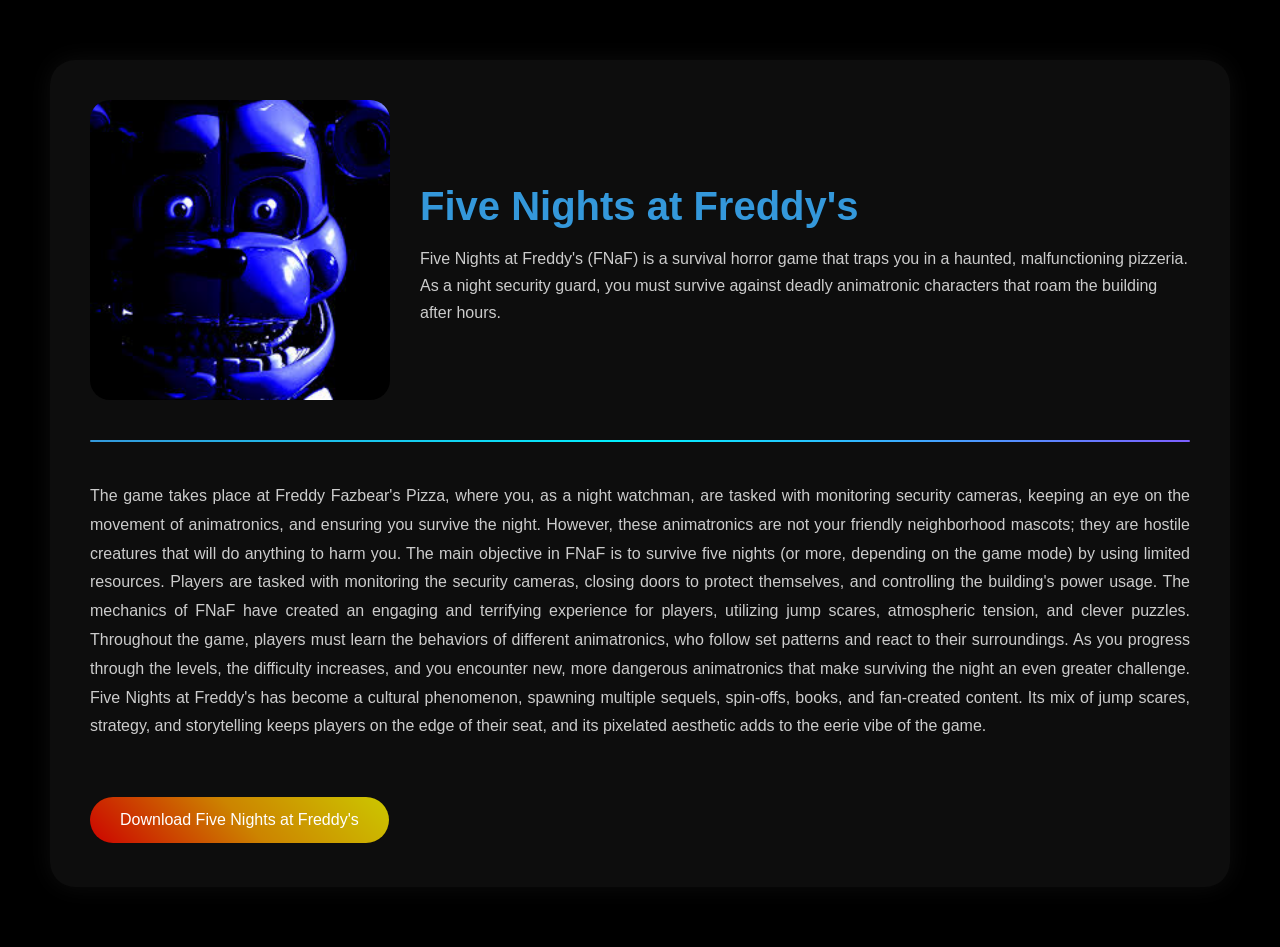
<file: game1.html>
<!DOCTYPE html>
<html lang="en">
<head>
  <meta charset="UTF-8">
  <title>Five Nights at Freddy's - Game Page</title>
  <style>
    body {
      margin: 0;
      padding: 0;
      background: #000;
      color: #fff;
      font-family: 'Segoe UI', sans-serif;
    }

    .container {
      max-width: 1100px;
      margin: 60px auto;
      padding: 40px;
      background: rgba(255, 255, 255, 0.05);
      border-radius: 25px;
      box-shadow: 0 0 25px rgba(255, 255, 255, 0.05);
    }

    .top-section {
      display: flex;
      align-items: center;
      gap: 30px;
      margin-bottom: 30px;
      flex-wrap: wrap;
    }

    .top-section img {
      width: 300px;
      border-radius: 20px;
    }

    .intro-text {
      flex: 1;
    }

    .intro-text h1 {
      color: #3498db;
      font-size: 2.5rem;
      margin-bottom: 15px;
    }

    .intro-text p {
      font-size: 1rem;
      color: #ccc;
      line-height: 1.7;
    }

    .divider {
      width: 100%;
      height: 2px;
      background: linear-gradient(to right, #3498db, #00f2fe, #7d5fff);
      border-radius: 50px;
      margin: 40px 0;
    }

    .description {
      font-size: 1rem;
      color: #ccc;
      line-height: 1.8;
      text-align: justify;
    }

    .download-btn {
      display: inline-block;
      margin-top: 40px;
      padding: 14px 30px;
      font-size: 1rem;
      border-radius: 50px;
      background: black;
      color: white;
      text-decoration: none;
      position: relative;
      overflow: hidden;
      transition: 0.3s ease;
      z-index: 1;
    }

    .download-btn::before {
      content: "";
      position: absolute;
      top: -2px;
      left: -2px;
      right: -2px;
      bottom: -2px;
      background: linear-gradient(45deg, red, orange, yellow, green, blue, indigo, violet, red);
      background-size: 400%;
      border-radius: 50px;
      z-index: -1;
      animation: rainbow 5s linear infinite;
      opacity: 0.8;
    }

    @keyframes rainbow {
      0% { background-position: 0% 50%; }
      50% { background-position: 100% 50%; }
      100% { background-position: 0% 50%; }
    }

    .download-btn:hover {
      transform: scale(1.05);
      box-shadow: 0 0 15px rgba(255,255,255,0.2);
    }
  </style>
</head>
<body>
  <div class="container">
    <div class="top-section">
      <img src="images/Five Night at Fready.jpeg" alt="Five Nights at Freddy's Game Cover">
      <div class="intro-text">
        <h1>Five Nights at Freddy's</h1>
        <p>Five Nights at Freddy's (FNaF) is a survival horror game that traps you in a haunted, malfunctioning pizzeria. As a night security guard, you must survive against deadly animatronic characters that roam the building after hours.</p>
      </div>
    </div>

    <div class="divider"></div>

    <div class="description">
      <p>
        The game takes place at Freddy Fazbear's Pizza, where you, as a night watchman, are tasked with monitoring security cameras, keeping an eye on the movement of animatronics, and ensuring you survive the night. However, these animatronics are not your friendly neighborhood mascots; they are hostile creatures that will do anything to harm you.

        The main objective in FNaF is to survive five nights (or more, depending on the game mode) by using limited resources. Players are tasked with monitoring the security cameras, closing doors to protect themselves, and controlling the building's power usage. The mechanics of FNaF have created an engaging and terrifying experience for players, utilizing jump scares, atmospheric tension, and clever puzzles.

        Throughout the game, players must learn the behaviors of different animatronics, who follow set patterns and react to their surroundings. As you progress through the levels, the difficulty increases, and you encounter new, more dangerous animatronics that make surviving the night an even greater challenge.

        Five Nights at Freddy's has become a cultural phenomenon, spawning multiple sequels, spin-offs, books, and fan-created content. Its mix of jump scares, strategy, and storytelling keeps players on the edge of their seat, and its pixelated aesthetic adds to the eerie vibe of the game.
      </p>
    </div>

    <a href="https://d.apkpure.com/b/APK/com.scottgames.fivenightsatfreddysdemo?versionCode=25" class="download-btn">Download Five Nights at Freddy's</a>
  </div>
</body>
</html>
</file>
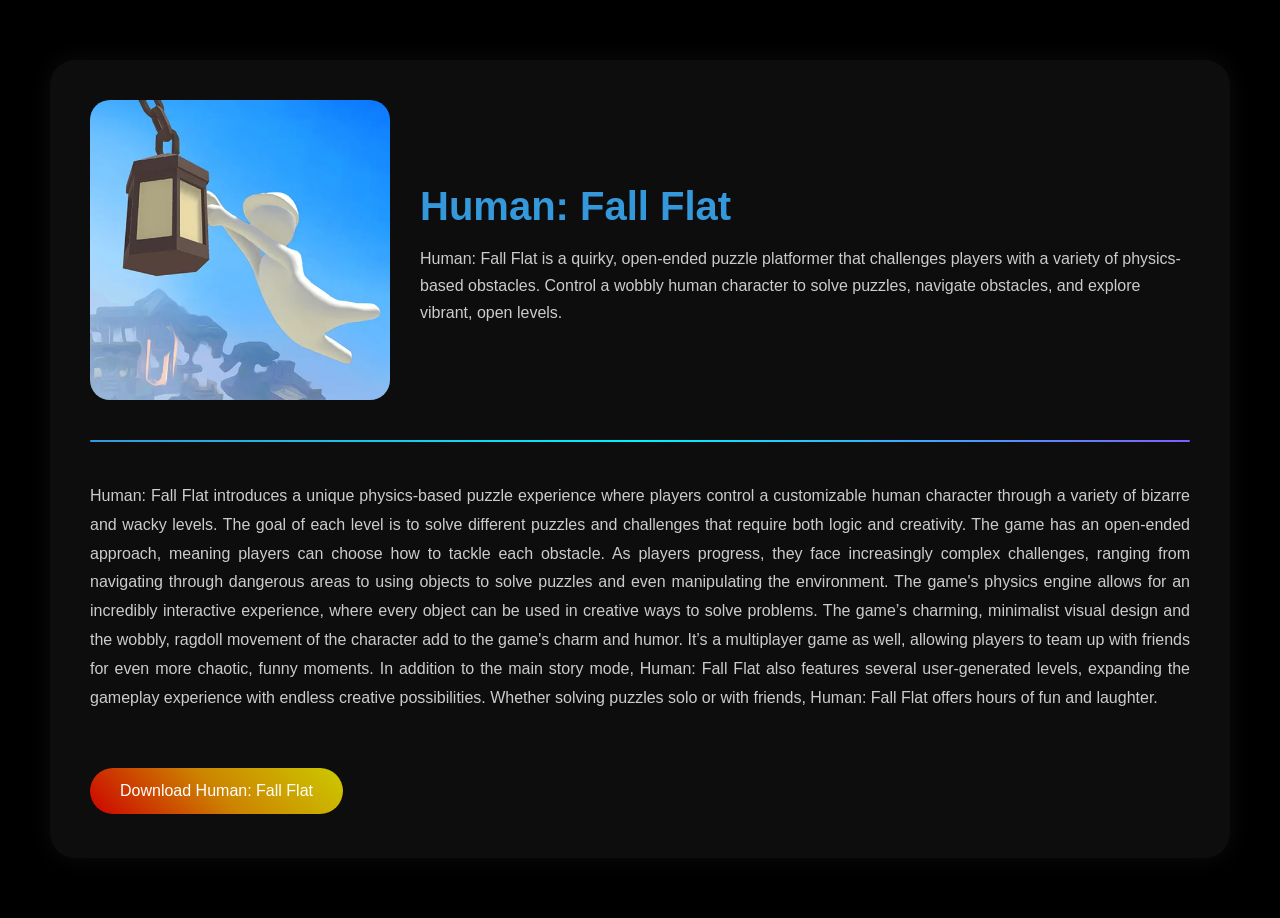
<file: game2.html>
<!DOCTYPE html>
<html lang="en">
<head>
  <meta charset="UTF-8">
  <title>Human: Fall Flat - Game Page</title>
  <style>
    body {
      margin: 0;
      padding: 0;
      background: #000;
      color: #fff;
      font-family: 'Segoe UI', sans-serif;
    }

    .container {
      max-width: 1100px;
      margin: 60px auto;
      padding: 40px;
      background: rgba(255, 255, 255, 0.05);
      border-radius: 25px;
      box-shadow: 0 0 25px rgba(255, 255, 255, 0.05);
    }

    .top-section {
      display: flex;
      align-items: center;
      gap: 30px;
      margin-bottom: 30px;
      flex-wrap: wrap;
    }

    .top-section img {
      width: 300px;
      border-radius: 20px;
    }

    .intro-text {
      flex: 1;
    }

    .intro-text h1 {
      color: #3498db;
      font-size: 2.5rem;
      margin-bottom: 15px;
    }

    .intro-text p {
      font-size: 1rem;
      color: #ccc;
      line-height: 1.7;
    }

    .divider {
      width: 100%;
      height: 2px;
      background: linear-gradient(to right, #3498db, #00f2fe, #7d5fff);
      border-radius: 50px;
      margin: 40px 0;
    }

    .description {
      font-size: 1rem;
      color: #ccc;
      line-height: 1.8;
      text-align: justify;
    }

    .download-btn {
      display: inline-block;
      margin-top: 40px;
      padding: 14px 30px;
      font-size: 1rem;
      border-radius: 50px;
      background: black;
      color: white;
      text-decoration: none;
      position: relative;
      overflow: hidden;
      transition: 0.3s ease;
      z-index: 1;
    }

    .download-btn::before {
      content: "";
      position: absolute;
      top: -2px;
      left: -2px;
      right: -2px;
      bottom: -2px;
      background: linear-gradient(45deg, red, orange, yellow, green, blue, indigo, violet, red);
      background-size: 400%;
      border-radius: 50px;
      z-index: -1;
      animation: rainbow 5s linear infinite;
      opacity: 0.8;
    }

    @keyframes rainbow {
      0% { background-position: 0% 50%; }
      50% { background-position: 100% 50%; }
      100% { background-position: 0% 50%; }
    }

    .download-btn:hover {
      transform: scale(1.05);
      box-shadow: 0 0 15px rgba(255,255,255,0.2);
    }
  </style>
</head>
<body>
  <div class="container">
    <div class="top-section">
      <img src="images/Human Fall Flats.webp" alt="Human: Fall Flat Game Cover">
      <div class="intro-text">
        <h1>Human: Fall Flat</h1>
        <p>Human: Fall Flat is a quirky, open-ended puzzle platformer that challenges players with a variety of physics-based obstacles. Control a wobbly human character to solve puzzles, navigate obstacles, and explore vibrant, open levels.</p>
      </div>
    </div>

    <div class="divider"></div>

    <div class="description">
      <p>
        Human: Fall Flat introduces a unique physics-based puzzle experience where players control a customizable human character through a variety of bizarre and wacky levels. The goal of each level is to solve different puzzles and challenges that require both logic and creativity. The game has an open-ended approach, meaning players can choose how to tackle each obstacle.

        As players progress, they face increasingly complex challenges, ranging from navigating through dangerous areas to using objects to solve puzzles and even manipulating the environment. The game's physics engine allows for an incredibly interactive experience, where every object can be used in creative ways to solve problems.

        The game’s charming, minimalist visual design and the wobbly, ragdoll movement of the character add to the game's charm and humor. It’s a multiplayer game as well, allowing players to team up with friends for even more chaotic, funny moments.

        In addition to the main story mode, Human: Fall Flat also features several user-generated levels, expanding the gameplay experience with endless creative possibilities. Whether solving puzzles solo or with friends, Human: Fall Flat offers hours of fun and laughter.
      </p>
    </div>

    <a href="https://files.an1.co/human-fall-flat_2.3.0-an1.com.apk" class="download-btn">Download Human: Fall Flat</a>
  </div>
</body>
</html>
</file>
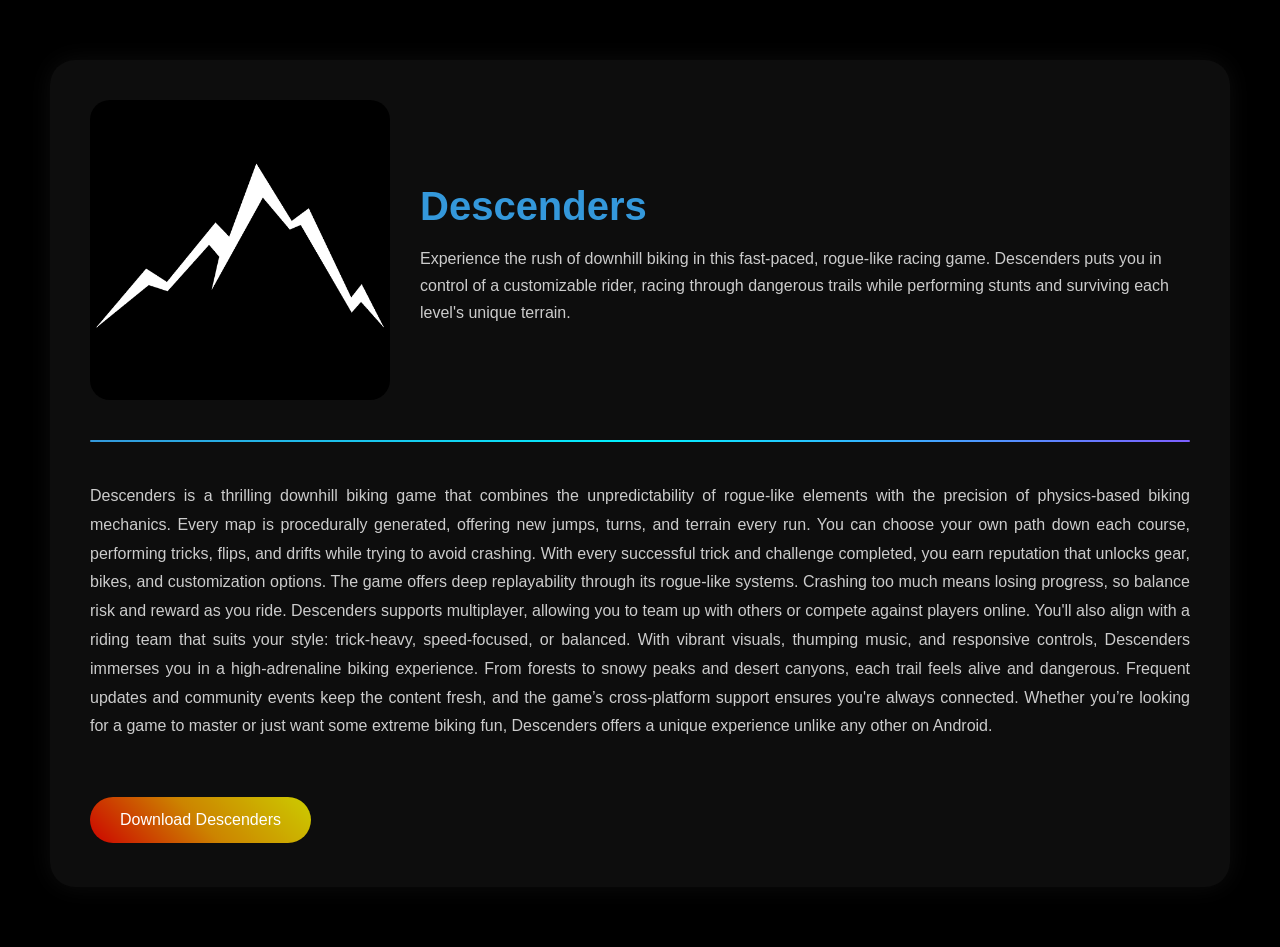
<file: game3.html>
<!DOCTYPE html>
<html lang="en">
<head>
  <meta charset="UTF-8">
  <title>Descenders - Game Page</title>
  <style>
    body {
      margin: 0;
      padding: 0;
      background: #000;
      color: #fff;
      font-family: 'Segoe UI', sans-serif;
    }

    .container {
      max-width: 1100px;
      margin: 60px auto;
      padding: 40px;
      background: rgba(255, 255, 255, 0.05);
      border-radius: 25px;
      box-shadow: 0 0 25px rgba(255, 255, 255, 0.05);
    }

    .top-section {
      display: flex;
      align-items: center;
      gap: 30px;
      margin-bottom: 30px;
      flex-wrap: wrap;
    }

    .top-section img {
      width: 300px;
      border-radius: 20px;
    }

    .intro-text {
      flex: 1;
    }

    .intro-text h1 {
      color: #3498db;
      font-size: 2.5rem;
      margin-bottom: 15px;
    }

    .intro-text p {
      font-size: 1rem;
      color: #ccc;
      line-height: 1.7;
    }

    .divider {
      width: 100%;
      height: 2px;
      background: linear-gradient(to right, #3498db, #00f2fe, #7d5fff);
      border-radius: 50px;
      margin: 40px 0;
    }

    .description {
      font-size: 1rem;
      color: #ccc;
      line-height: 1.8;
      text-align: justify;
    }

    .download-btn {
      display: inline-block;
      margin-top: 40px;
      padding: 14px 30px;
      font-size: 1rem;
      border-radius: 50px;
      background: black;
      color: white;
      text-decoration: none;
      position: relative;
      overflow: hidden;
      transition: 0.3s ease;
      z-index: 1;
    }

    .download-btn::before {
      content: "";
      position: absolute;
      top: -2px;
      left: -2px;
      right: -2px;
      bottom: -2px;
      background: linear-gradient(45deg, red, orange, yellow, green, blue, indigo, violet, red);
      background-size: 400%;
      border-radius: 50px;
      z-index: -1;
      animation: rainbow 5s linear infinite;
      opacity: 0.8;
    }

    @keyframes rainbow {
      0% { background-position: 0% 50%; }
      50% { background-position: 100% 50%; }
      100% { background-position: 0% 50%; }
    }

    .download-btn:hover {
      transform: scale(1.05);
      box-shadow: 0 0 15px rgba(255,255,255,0.2);
    }
  </style>
</head>
<body>
  <div class="container">
    <div class="top-section">
      <img src="images/Desenders.png" alt="Descenders Game Cover">
      <div class="intro-text">
        <h1>Descenders</h1>
        <p>Experience the rush of downhill biking in this fast-paced, rogue-like racing game. Descenders puts you in control of a customizable rider, racing through dangerous trails while performing stunts and surviving each level's unique terrain.</p>
      </div>
    </div>

    <div class="divider"></div>

    <div class="description">
      <p>
        Descenders is a thrilling downhill biking game that combines the unpredictability of rogue-like elements with the precision of physics-based biking mechanics. Every map is procedurally generated, offering new jumps, turns, and terrain every run. You can choose your own path down each course, performing tricks, flips, and drifts while trying to avoid crashing. With every successful trick and challenge completed, you earn reputation that unlocks gear, bikes, and customization options.

        The game offers deep replayability through its rogue-like systems. Crashing too much means losing progress, so balance risk and reward as you ride. Descenders supports multiplayer, allowing you to team up with others or compete against players online. You'll also align with a riding team that suits your style: trick-heavy, speed-focused, or balanced.

        With vibrant visuals, thumping music, and responsive controls, Descenders immerses you in a high-adrenaline biking experience. From forests to snowy peaks and desert canyons, each trail feels alive and dangerous. Frequent updates and community events keep the content fresh, and the game’s cross-platform support ensures you're always connected.

        Whether you’re looking for a game to master or just want some extreme biking fun, Descenders offers a unique experience unlike any other on Android.
      </p>
    </div>

    <a href="https://getmodsapk.com/dl-track/descenders-mod-apk/31430" class="download-btn">Download Descenders</a>
  </div>
</body>
</html>
</file>
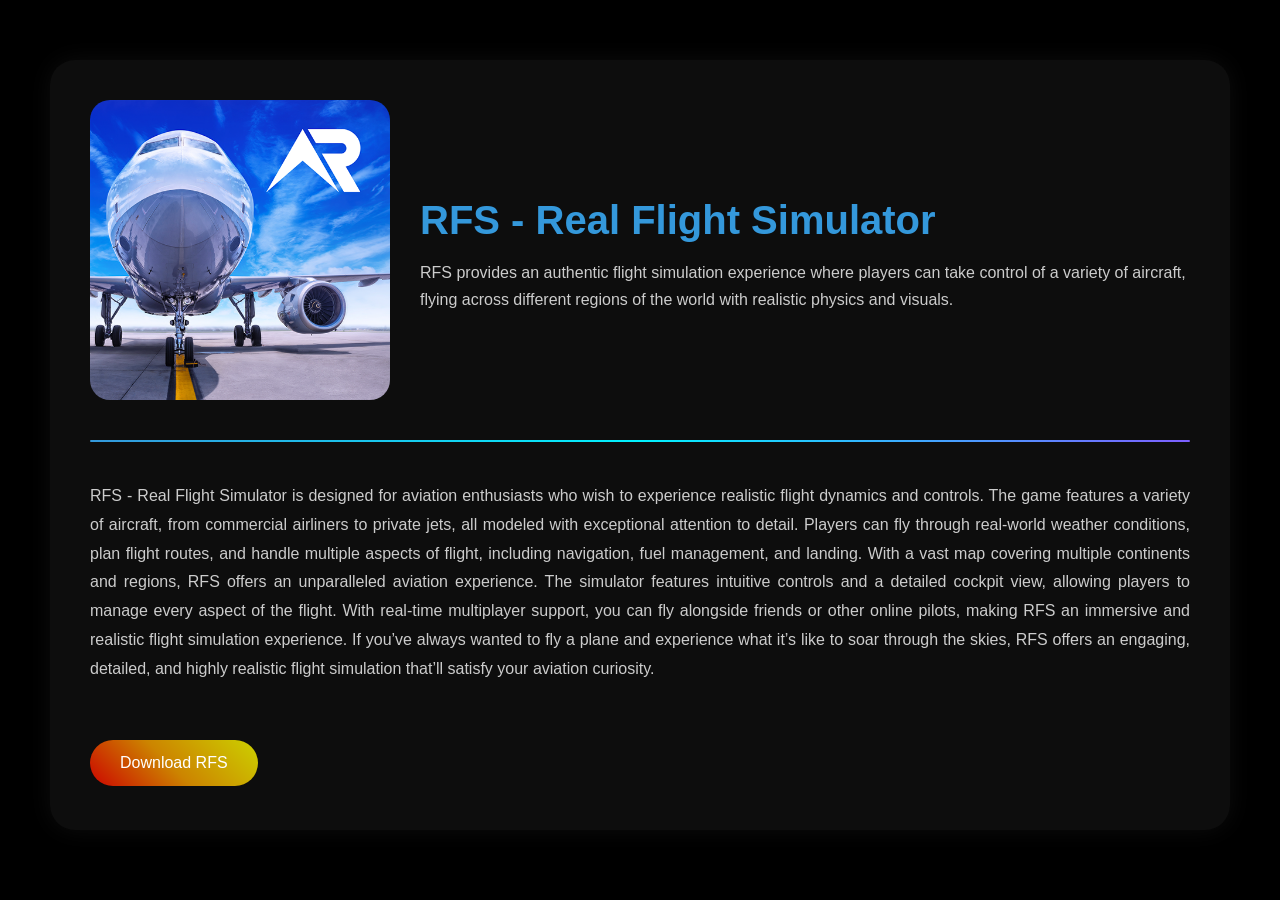
<file: game5.html>
<!DOCTYPE html>
<html lang="en">
<head>
  <meta charset="UTF-8">
  <title>RFS - Real Flight Simulator - Game Page</title>
  <style>
    body {
      margin: 0;
      padding: 0;
      background: #000;
      color: #fff;
      font-family: 'Segoe UI', sans-serif;
    }

    .container {
      max-width: 1100px;
      margin: 60px auto;
      padding: 40px;
      background: rgba(255, 255, 255, 0.05);
      border-radius: 25px;
      box-shadow: 0 0 25px rgba(255, 255, 255, 0.05);
    }

    .top-section {
      display: flex;
      align-items: center;
      gap: 30px;
      margin-bottom: 30px;
      flex-wrap: wrap;
    }

    .top-section img {
      width: 300px;
      border-radius: 20px;
    }

    .intro-text {
      flex: 1;
    }

    .intro-text h1 {
      color: #3498db;
      font-size: 2.5rem;
      margin-bottom: 15px;
    }

    .intro-text p {
      font-size: 1rem;
      color: #ccc;
      line-height: 1.7;
    }

    .divider {
      width: 100%;
      height: 2px;
      background: linear-gradient(to right, #3498db, #00f2fe, #7d5fff);
      border-radius: 50px;
      margin: 40px 0;
    }

    .description {
      font-size: 1rem;
      color: #ccc;
      line-height: 1.8;
      text-align: justify;
    }

    .download-btn {
      display: inline-block;
      margin-top: 40px;
      padding: 14px 30px;
      font-size: 1rem;
      border-radius: 50px;
      background: black;
      color: white;
      text-decoration: none;
      position: relative;
      overflow: hidden;
      transition: 0.3s ease;
      z-index: 1;
    }

    .download-btn::before {
      content: "";
      position: absolute;
      top: -2px;
      left: -2px;
      right: -2px;
      bottom: -2px;
      background: linear-gradient(45deg, red, orange, yellow, green, blue, indigo, violet, red);
      background-size: 400%;
      border-radius: 50px;
      z-index: -1;
      animation: rainbow 5s linear infinite;
      opacity: 0.8;
    }

    @keyframes rainbow {
      0% { background-position: 0% 50%; }
      50% { background-position: 100% 50%; }
      100% { background-position: 0% 50%; }
    }

    .download-btn:hover {
      transform: scale(1.05);
      box-shadow: 0 0 15px rgba(255,255,255,0.2);
    }
  </style>
</head>
<body>
  <div class="container">
    <div class="top-section">
      <img src="images/RFS.png" alt="RFS Game Cover">
      <div class="intro-text">
        <h1>RFS - Real Flight Simulator</h1>
        <p>RFS provides an authentic flight simulation experience where players can take control of a variety of aircraft, flying across different regions of the world with realistic physics and visuals.</p>
      </div>
    </div>

    <div class="divider"></div>

    <div class="description">
      <p>
        RFS - Real Flight Simulator is designed for aviation enthusiasts who wish to experience realistic flight dynamics and controls. The game features a variety of aircraft, from commercial airliners to private jets, all modeled with exceptional attention to detail.

        Players can fly through real-world weather conditions, plan flight routes, and handle multiple aspects of flight, including navigation, fuel management, and landing. With a vast map covering multiple continents and regions, RFS offers an unparalleled aviation experience.

        The simulator features intuitive controls and a detailed cockpit view, allowing players to manage every aspect of the flight. With real-time multiplayer support, you can fly alongside friends or other online pilots, making RFS an immersive and realistic flight simulation experience.

        If you’ve always wanted to fly a plane and experience what it’s like to soar through the skies, RFS offers an engaging, detailed, and highly realistic flight simulation that’ll satisfy your aviation curiosity.
      </p>
    </div>

    <a href="https://files.an1.co/real-flight-simulator_2.6.1-an1.com.apk" class="download-btn">Download RFS</a>
  </div>
</body>
</html>
</file>
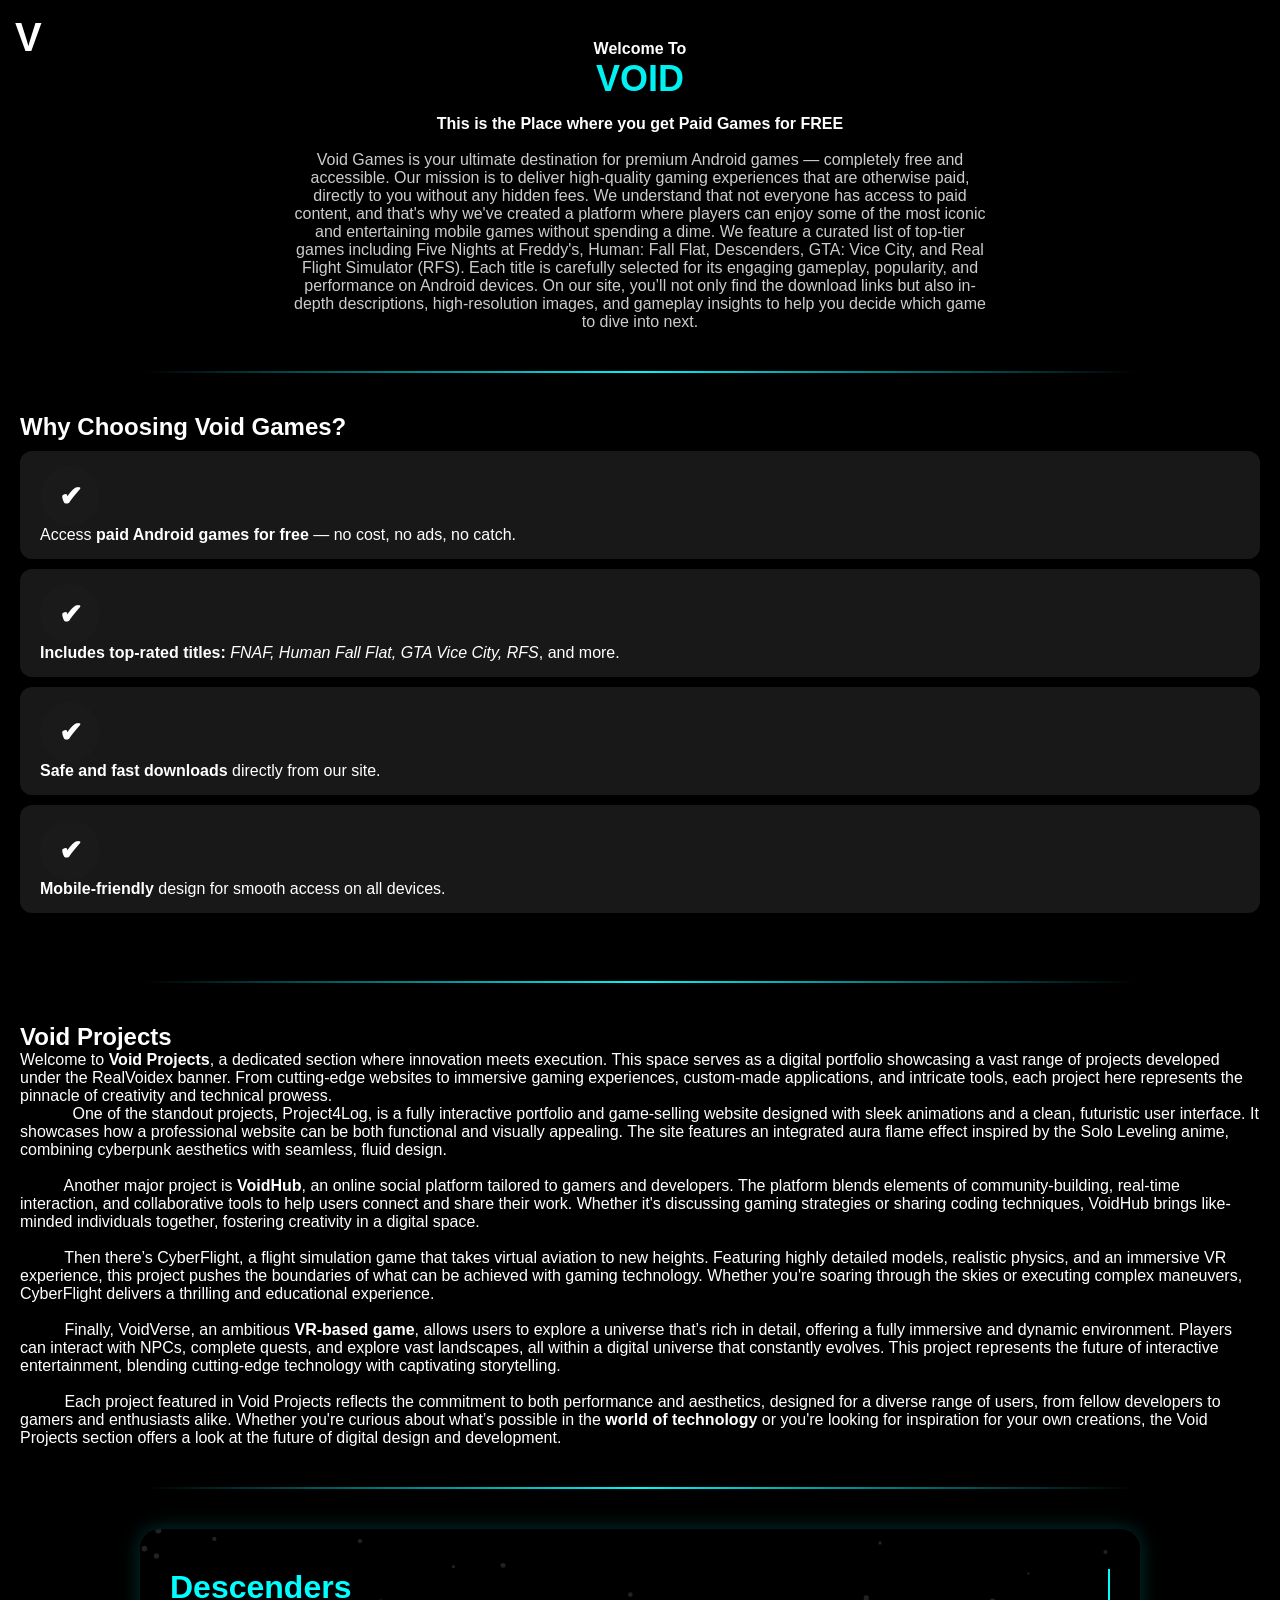
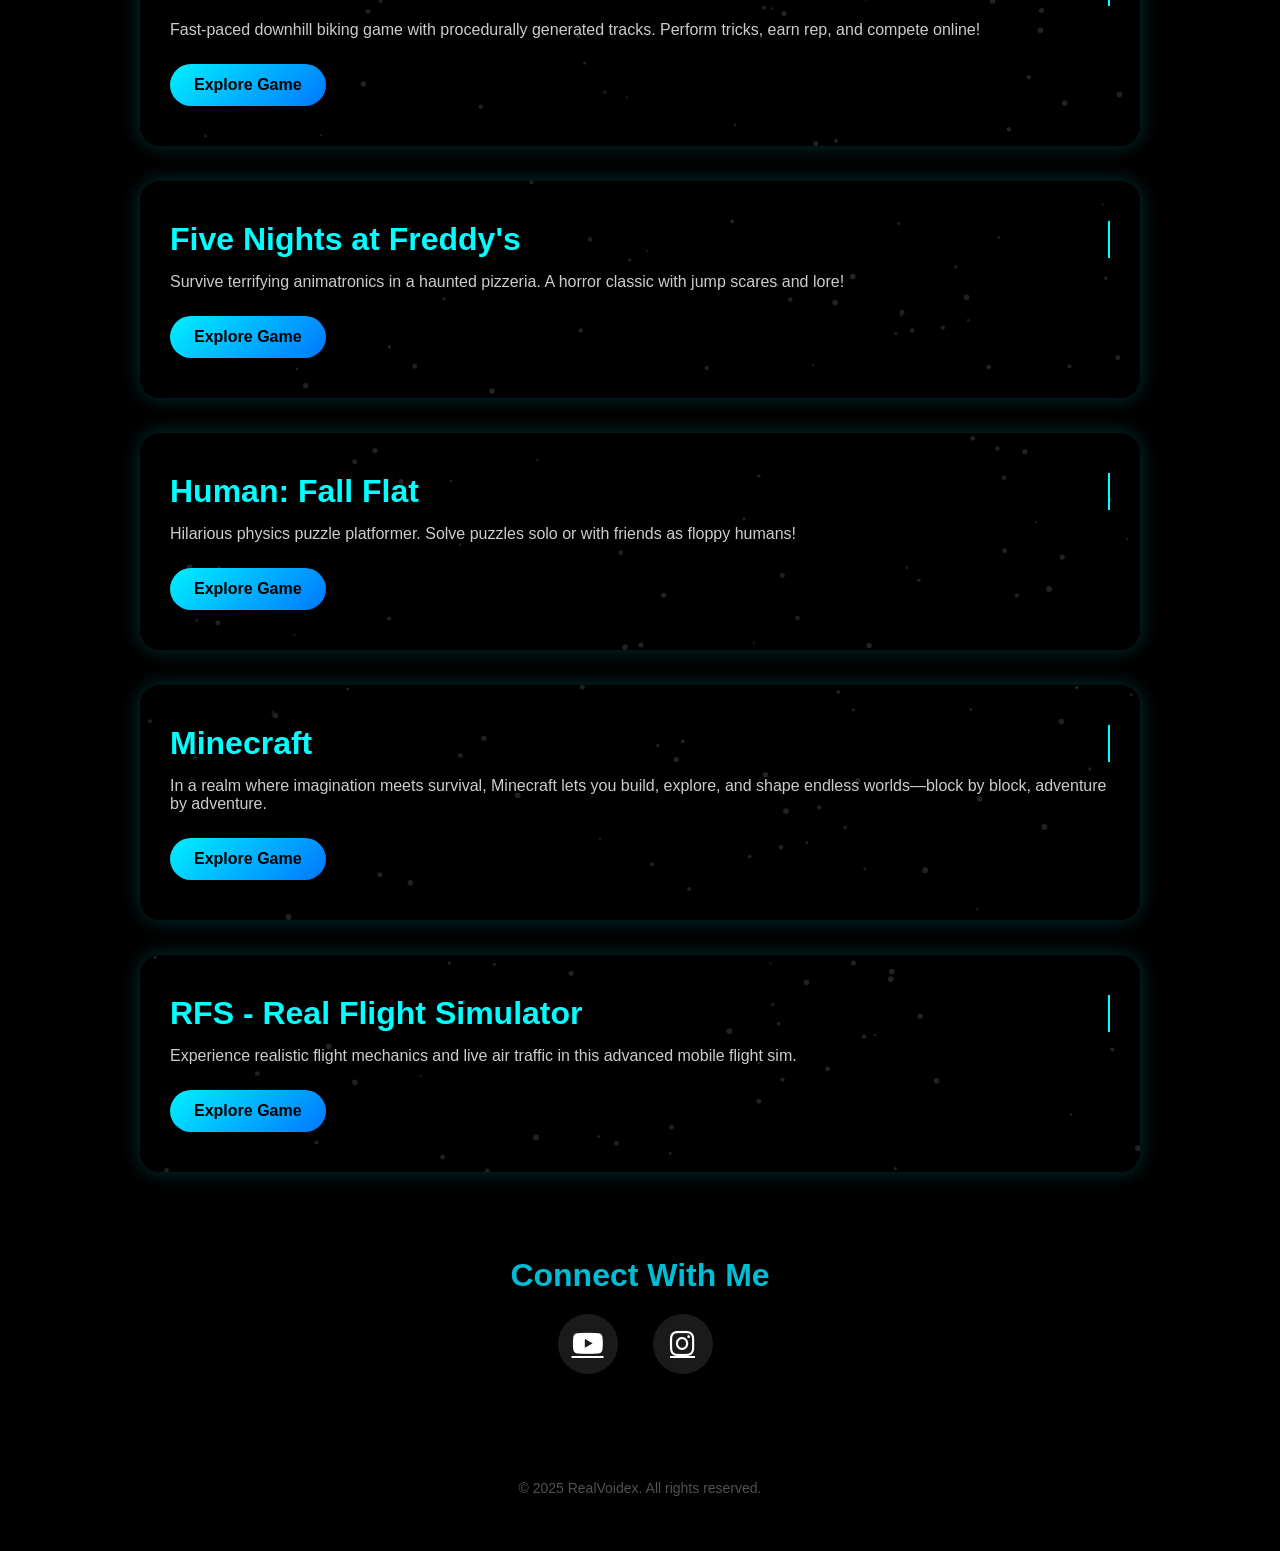
<file: main.html>
<!DOCTYPE html>
<html lang="en">
<head>
  <meta charset="UTF-8" />
  <meta name="viewport" content="width=device-width, initial-scale=1.0"/>
  <title>Void Games</title>
  <link rel="stylesheet" href="assets/css/main.css" />
  <link rel="stylesheet" href="https://cdnjs.cloudflare.com/ajax/libs/font-awesome/6.5.0/css/all.min.css">
</head>
<body>
  <div class="site-logo">
    <span class="logo-text">V</span>
  </div>
<div>
  <header class="intro">
    <center><h4>Welcome To </h4><h1><span class="blue">VOID</span></h1><h4>This is the Place where you get <b>Paid Games</b> for <b>FREE</b></h4></center><br>
    <p>Void Games is your ultimate destination for premium Android games — completely free and accessible. Our mission is to deliver high-quality gaming experiences that are otherwise paid, directly to you without any hidden fees. We understand that not everyone has access to paid content, and that's why we've created a platform where players can enjoy some of the most iconic and entertaining mobile games without spending a dime.
      We feature a curated list of top-tier games including Five Nights at Freddy's, Human: Fall Flat, Descenders, GTA: Vice City, and Real Flight Simulator (RFS). Each title is carefully selected for its engaging gameplay, popularity, and performance on Android devices. On our site, you’ll not only find the download links but also in-depth descriptions, high-resolution images, and gameplay insights to help you decide which game to dive into next.</p>
  </header>
</div>

<hr class="divider" />
<div>
  <h2>Why Choosing Void Games?</h2>
  <ul class="features-list">
    <li><span class="icon">✔</span> Access <strong>paid Android games for free</strong> — no cost, no ads, no catch.</li>
    <li><span class="icon">✔</span><strong>Includes top-rated titles:</strong> <em>FNAF, Human Fall Flat, GTA Vice City, RFS</em>, and more.</li>
    <li><span class="icon">✔</span> <strong>Safe and fast downloads</strong> directly from our site.</li>
    <li><span class="icon">✔</span> <strong>Mobile-friendly</strong> design for smooth access on all devices.</li>
  </ul>

<hr class="divider" />
<div>
  <h2>Void Projects</h2>
  <p>Welcome to <strong>Void Projects</strong>, a dedicated section where innovation meets execution. This space serves as a digital portfolio showcasing a vast range of projects developed under the RealVoidex banner. From cutting-edge websites to immersive gaming experiences, custom-made applications, and intricate tools, each project here represents the pinnacle of creativity and technical prowess.
<br<&ensp;<br>&ensp;&ensp;&ensp;&ensp;&ensp;<br>&ensp;&ensp;&ensp;&ensp;&ensp;&ensp; One of the standout projects, Project4Log, is a fully interactive portfolio and game-selling website designed with sleek animations and a clean, futuristic user interface. It showcases how a professional website can be both functional and visually appealing. The site features an integrated aura flame effect inspired by the Solo Leveling anime, combining cyberpunk aesthetics with seamless, fluid design.<br>&ensp;<br>&ensp;&ensp;&ensp;&ensp;&ensp;
    Another major project is <strong>VoidHub</strong>, an online social platform tailored to gamers and developers. The platform blends elements of community-building, real-time interaction, and collaborative tools to help users connect and share their work. Whether it's discussing gaming strategies or sharing coding techniques, VoidHub brings like-minded individuals together, fostering creativity in a digital space.<br>&ensp;<br>&ensp;&ensp;&ensp;&ensp;&ensp;
    Then there’s CyberFlight, a flight simulation game that takes virtual aviation to new heights. Featuring highly detailed models, realistic physics, and an immersive VR experience, this project pushes the boundaries of what can be achieved with gaming technology. Whether you're soaring through the skies or executing complex maneuvers, CyberFlight delivers a thrilling and educational experience.<br>&ensp;<br>&ensp;&ensp;&ensp;&ensp;&ensp;
    Finally, VoidVerse, an ambitious <strong>VR-based game</strong>, allows users to explore a universe that’s rich in detail, offering a fully immersive and dynamic environment. Players can interact with NPCs, complete quests, and explore vast landscapes, all within a digital universe that constantly evolves. This project represents the future of interactive entertainment, blending cutting-edge technology with captivating storytelling.<br>&ensp;<br>&ensp;&ensp;&ensp;&ensp;&ensp;
    Each project featured in Void Projects reflects the commitment to both performance and aesthetics, designed for a diverse range of users, from fellow developers to gamers and enthusiasts alike. Whether you're curious about what’s possible in the <strong>world of technology</strong> or you're looking for inspiration for your own creations, the Void Projects section offers a look at the future of digital design and development.</p>
</div>

</div>
<hr class="divider" />
<div class="games-section">
  <!-- Game cards or game icons go here -->
   <!-- Section: Descenders -->
   <div class="game-section">
    <canvas class="particle-canvas"></canvas>
    <div class="content">
      <h2 class="section-title">Descenders</h2>
      <p class="section-desc">
        Fast-paced downhill biking game with procedurally generated tracks. Perform tricks, earn rep, and compete online!
      </p>
      <a class="explore-btn" href="game3.html">Explore Game</a>
    </div>
  </div>

  <!-- Section: Five Nights at Freddy's -->
  <div class="game-section">
    <canvas class="particle-canvas"></canvas>
    <div class="content">
      <h2 class="section-title">Five Nights at Freddy's</h2>
      <p class="section-desc">
        Survive terrifying animatronics in a haunted pizzeria. A horror classic with jump scares and lore!
      </p>
      <a class="explore-btn" href="game1.html">Explore Game</a>
    </div>
  </div>

  <!-- Section: Human: Fall Flat -->
  <div class="game-section">
    <canvas class="particle-canvas"></canvas>
    <div class="content">
      <h2 class="section-title">Human: Fall Flat</h2>
      <p class="section-desc">
        Hilarious physics puzzle platformer. Solve puzzles solo or with friends as floppy humans!
      </p>
      <a class="explore-btn" href="game2.html">Explore Game</a>
    </div>
  </div>

  <!-- Section: Minecraft -->
  <div class="game-section">
    <canvas class="particle-canvas"></canvas>
    <div class="content">
      <h2 class="section-title">Minecraft</h2>
      <p class="section-desc">In a realm where imagination meets survival, Minecraft lets you build, explore, and shape endless worlds—block by block, adventure by adventure.
      </p>
      <a class="explore-btn" href="game4.html">Explore Game</a>
    </div>
  </div>

  <!-- Section: RFS (Real Flight Simulator) -->
  <div class="game-section">
    <canvas class="particle-canvas"></canvas>
    <div class="content">
      <h2 class="section-title">RFS - Real Flight Simulator</h2>
      <p class="section-desc">
        Experience realistic flight mechanics and live air traffic in this advanced mobile flight sim.
      </p>
      <a class="explore-btn" href="game5.html">Explore Game</a>
    </div>
  </div>

  <section class="social-section">
    <h2>Connect With Me</h2>
    <div class="social-icons">
      <a href="https://youtube.com/@Mr_Legendery1213" target="_blank" class="icon youtube">
        <i class="fab fa-youtube"></i>
      </a>
      <a href="https://instagram.com/realvoidex_" target="_blank" class="icon instagram">
        <i class="fab fa-instagram"></i>
      </a>
    </div>
  </section>

  <footer style="
  background-color: #000000;
  color: #525151;
  text-align: center;
  padding: 15px 10px;
  font-size: 14px;
  border-top: 1px solid #000000;
  margin-top: 40px;
">
  &copy; 2025 RealVoidex. All rights reserved.
</footer>

<script>
  document.querySelectorAll('.particle-canvas').forEach(c => {
    const ctx = c.getContext('2d');
    let W = c.width = c.offsetWidth;
    let H = c.height = c.offsetHeight;

    let particles = Array.from({ length: 40 }, () => ({
      x: Math.random() * W,
      y: Math.random() * H,
      r: Math.random() * 2 + 1,
      dx: (Math.random() - 0.5) * 1.5,
      dy: (Math.random() - 0.5) * 1.5
    }));

    function animate() {
      ctx.clearRect(0, 0, W, H);
      particles.forEach(p => {
        p.x += p.dx;
        p.y += p.dy;
        if (p.x < 0 || p.x > W) p.dx *= -1;
        if (p.y < 0 || p.y > H) p.dy *= -1;
        ctx.beginPath();
        ctx.arc(p.x, p.y, p.r, 0, Math.PI * 2);
        ctx.fillStyle = '#ffffff22';
        ctx.fill();
      });
      requestAnimationFrame(animate);
    }

    animate();
  });
</script>


</body>
</html>
</file>
<file: assets/css/main.css>
* {
  margin: 0;
  padding: 0;
  box-sizing: border-box;
}

body {
  background: #000;
  color: #fff;
  font-family: 'Arial', sans-serif;
  padding: 40px 20px;
}

.site-logo {
  position: fixed;
  top: 15px;
  left: 0px;
  z-index: 999;
}

.logo-text {
  font-size: 2.5rem;
  font-weight: bold;
  color: #ffffff;
  background-color: rgb(0, 0, 0);
  padding: 7px 15px;
  border-radius: 12px;
  box-shadow: 0 0 15px rgba(2, 2, 2, 0.5);
  transition: transform 0.3s ease;
}

.logo-text:hover {
    transform: scale(1.05);
    color:rgb(255, 0, 0) ;
}

.intro h1 {
  font-size: 36px;
  font-weight: bold;
  margin-bottom: 15px;
  text-align: center;
}

.intro .blue {
  color: rgb(0, 241, 241);
}

.intro p {
  font-size: 16px;
  color: #ccc;
  text-align: center;
  margin-bottom: 40px;
  max-width: 700px;
  margin-left: auto;
  margin-right: auto;
}
.page-title {
  color: #3498db; /* Blue color */
  font-weight: bold;
  font-size: 2.5rem;
  text-align: center;
  margin-top: 20px;
}

.features-section {
  max-width: 800px;
  margin: 40px auto;
  color: #fff;
  text-align: center;
}

.features-section h2 {
  font-size: 2rem;
  color: #3498db;
  margin-bottom: 20px;
  font-weight: bold;
}

.features-list {
  list-style: none;
  padding: 0;
  margin: 0;
}

.features-list li {
  background: rgb(24, 24, 24);
  margin: 10px 0;
  padding: 15px 20px;
  border-radius: 12px;
  font-size: 1rem;
  position: relative;
  transition: transform 0.3s ease, background 0.3s ease;
}

.features-list li:hover {
  background: rgb(12, 12, 12);
  transform: translateY(-5px);
}

.icon {
  color: #3498db;
  font-weight: bold;
  margin-right: 10px;
}
.intro-text {
  color: #ccc;
  font-size: 1rem;
  text-align: center;
  margin: 20px auto;
  max-width: 800px;
  line-height: 1.6;
}

.divider {
  border: none;
  height: 2px;
  background: linear-gradient(to right, transparent, rgb(0, 247, 255), transparent);
  margin: 40px auto;
  width: 80%;
  border-radius: 50px;
}

body {
  margin: 0;
  font-family: 'Segoe UI', sans-serif;
  background: #000;
  color: #fff;
  overflow-x: hidden;
}

.game-section {
  position: relative;
  margin: 35px auto;
  width: 90%;
  max-width: 1000px;
  background: rgba(0, 0, 0, 0.9);
  border-radius: 20px;
  overflow: hidden;
  box-shadow: 0 0 20px rgba(0, 255, 255, 0.2);
  transition: transform 0.3s, box-shadow 0.3s;
}

.game-section:hover {
  transform: scale(1.05);
  box-shadow: 0 0 20px #00ffffaa;
}

.particle-canvas {
  position: absolute;
  width: 100%;
  height: 100%;
  color: cyan;
  top: 0;
  left: 0;
  z-index: 0;
}

.content {
  position: relative;
  z-index: 2;
  padding: 40px 30px;
}

.section-title {
  font-size: 2rem;
  color: #00ffff;
  white-space: nowrap;
  overflow: hidden;
  border-right: 2px solid #00ffff;
  width: 100%;
  animation: typing 2s steps(20), blink 0.75s step-end infinite;
}

@keyframes typing {
  from { width: 0; }
  to { width: 100%; }
}

@keyframes blink {
  0% { border-color: transparent; }
}

.section-desc {
  margin: 15px 0 25px;
  font-size: 1rem;
  color: #ccc;
}

.explore-btn {
  display: inline-block;
  padding: 12px 24px;
  border-radius: 50px;
  background: linear-gradient(135deg, #00f0ff, #0077ff);
  color: #000;
  font-weight: bold;
  text-decoration: none;
  transition: transform 0.3s, box-shadow 0.3s;
}

.explore-btn:hover {
  transform: scale(1.05);
  box-shadow: 0 0 20px #00ffffaa;
}

#command-console {
  background: linear-gradient(to right, #0a0a0a, #121212);
  padding: 50px 20px;
  border-top: 2px solid #00bcd4;
}

.console-container {
  max-width: 600px;
  margin: auto;
  text-align: center;
  color: #e0e0e0;
  font-family: 'Orbitron', sans-serif;
}

.console-title {
  font-size: 28px;
  margin-bottom: 20px;
  color: #00bcd4;
  text-shadow: 0 0 10px #00bcd4;
}

#commandInput {
  width: 90%;
  padding: 15px;
  border: 1px solid #00bcd4;
  border-radius: 5px;
  background: #1a1a1a;
  color: #00ffcc;
  font-size: 18px;
  box-shadow: 0 0 10px #00bcd4;
  outline: none;
}

#commandInput::placeholder {
  color: #008c8c;
}

#consoleResponse {
  margin-top: 20px;
  font-size: 16px;
  color: #9beefb;
}

.execute-btn:hover {
  background: linear-gradient(to right, #00c6ff, #007c91);
  box-shadow: 0 0 25px #00ffcc;
}

.social-section {
  text-align: center;
  background: #000000;
  padding: 50px 20px;
}

.social-section h2 {
  color: #00bcd4;
  font-size: 2rem;
  margin-bottom: 20px;
}

.social-icons {
  display: flex;
  justify-content: center;
  gap: 25px;
}

.icon {
  font-size: 28px;
  width: 60px;
  height: 60px;
  border-radius: 50%;
  display: flex;
  align-items: center;
  justify-content: center;
  color: white;
  background-color: #1a1a1a;
  transition: 0.3s ease-in-out;
  box-shadow: 0 0 10px transparent;
}

.icon:hover {
  transform: scale(1.1);
  box-shadow: 0 0 20px red;
}

/* Optional individual colors */
.icon.youtube:hover { color: red; }
.icon.instagram:hover { color: #e1306c; }
.icon.discord:hover { color: #7289da; }
</file>
